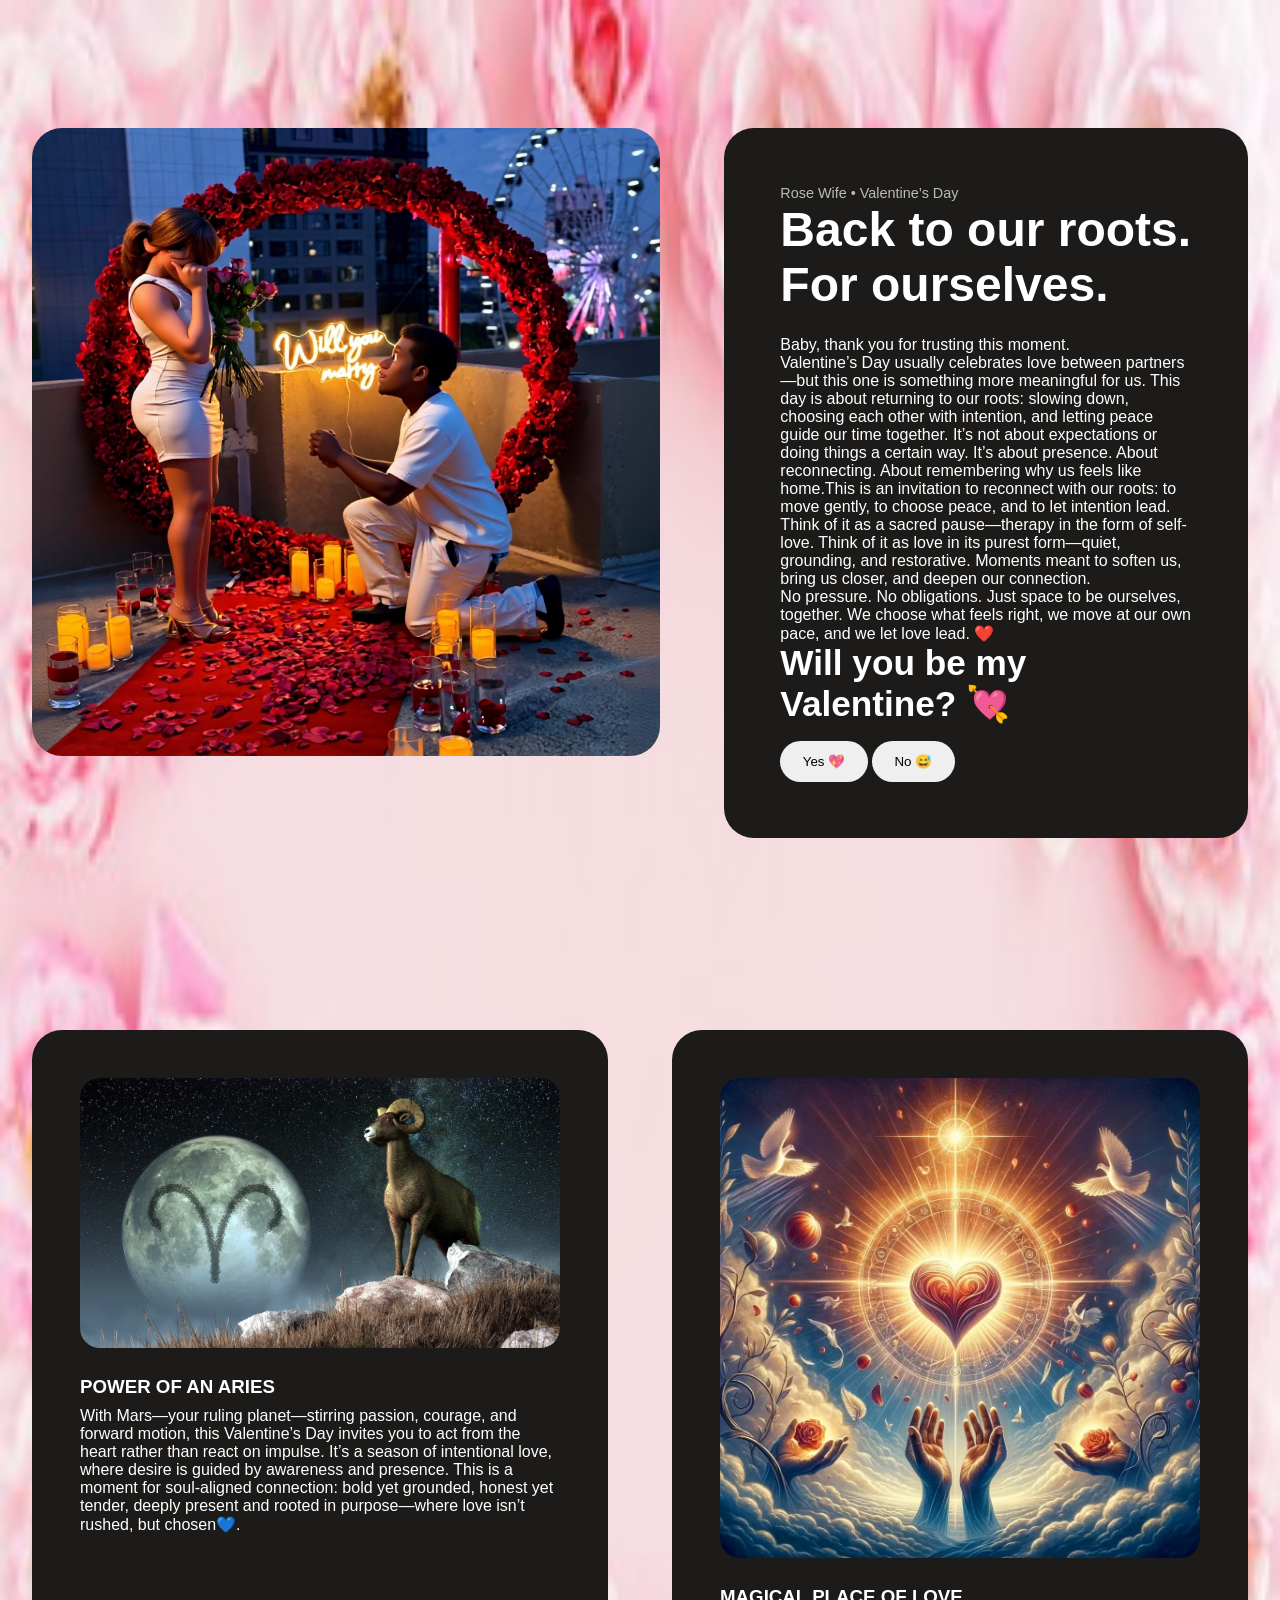
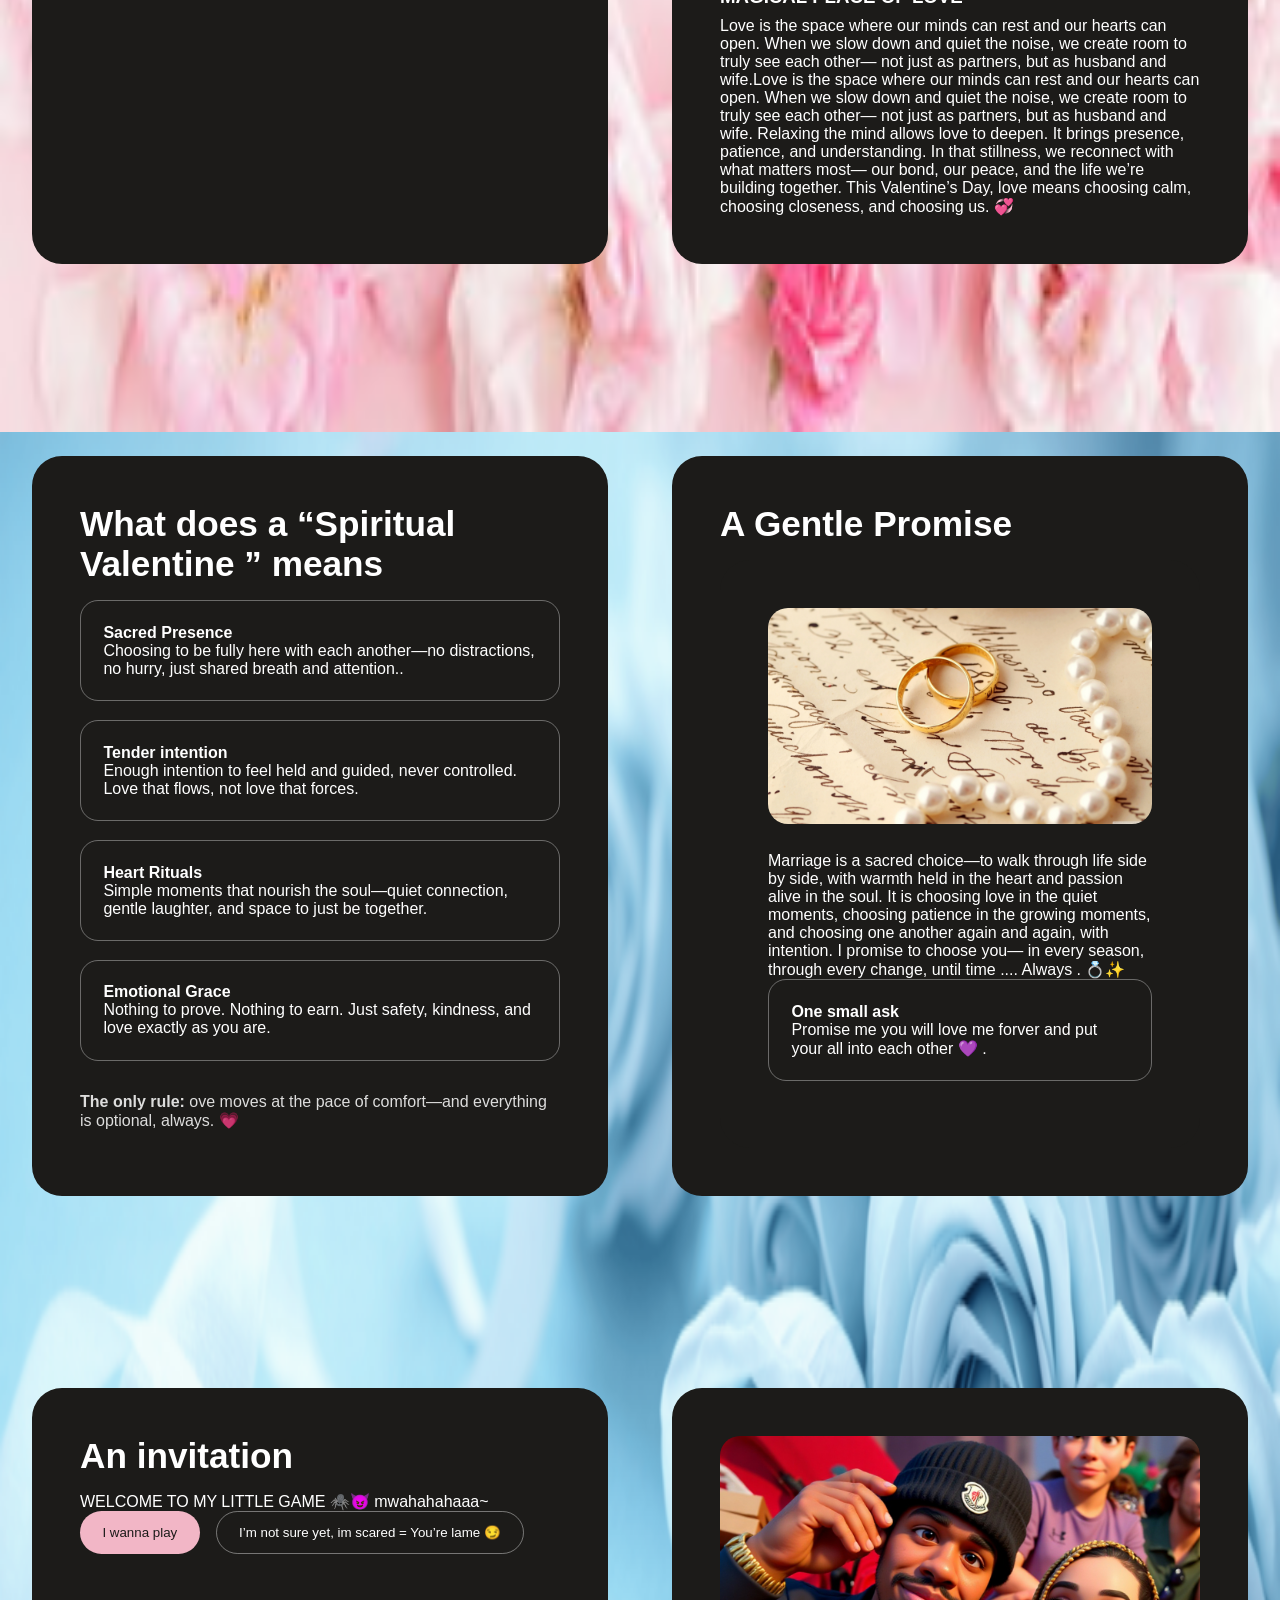
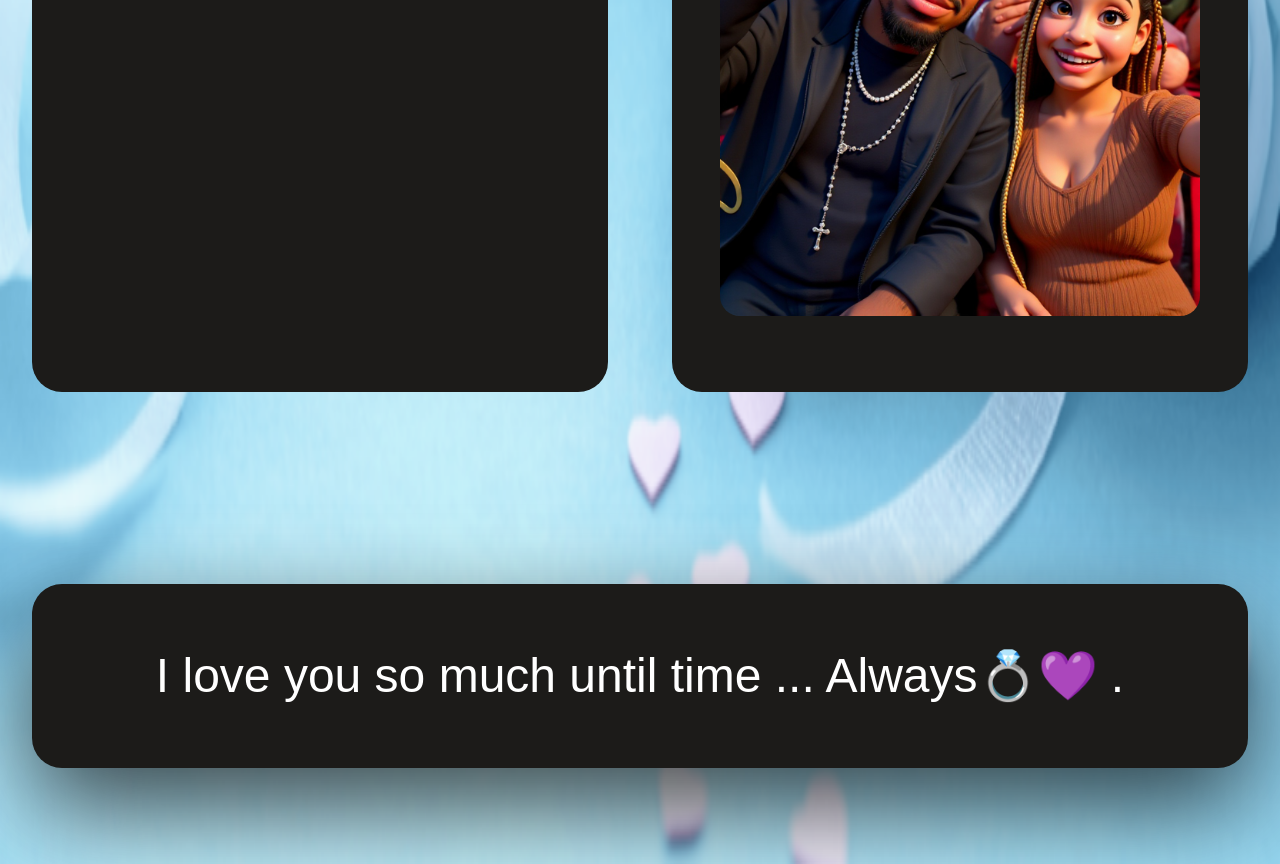
<file: index.html>
<!DOCTYPE html>
<html lang="en">
<head>
  <meta charset="UTF-8" />
  <meta name="viewport" content="width=device-width, initial-scale=1.0" />
  <title>Valentine’s Day Reset</title>
  <link rel="stylesheet" href="background.css" />
  <link href="https://fonts.googleapis.com/css2?family=Cormorant+Garamond:wght@400;600;700&display=swap" rel="stylesheet">
</head>
<body>

<!-- HERO -->
<section class="hero">
  <div class="hero-grid container">
    <div class="hero-image">
      <img src="pixar wedding.jpg" alt="Pixar Wedding">
    </div>

    <div class="hero-card">
      <span class="eyebrow">Rose Wife • Valentine’s Day</span>
      <h1>Back to our roots.<br>For ourselves.</h1>

      <p>
        Baby, thank you for trusting this moment.
      <p>
   Valentine’s Day usually celebrates love between partners—but this one is something more meaningful for us.
  This day is about returning to our roots: slowing down, choosing each other with intention,
  and letting peace guide our time together. It’s not about expectations or doing things a certain way. 
  It’s about presence. About reconnecting. About remembering why us feels like home.This is an invitation to reconnect with our roots: to move gently, to choose
  peace, and to let intention lead. Think of it as a sacred pause—therapy in the
    form of self-love. Think of it as love in its purest form—quiet, grounding, and restorative. 
    Moments meant to soften us, bring us closer, and deepen our connection.
  <p class="closing">
    No pressure. No obligations. Just space to be ourselves, together.
    We choose what feels right, we move at our own pace, and we let love lead. ❤️
  </p>
  <!-- Valentine Question INSIDE the same box -->
  <div class="valentine-question">
    <h2>Will you be my Valentine? 💘</h2>

    <div class="buttons">
      <button class="yes-btn" id="yesBtn">Yes 💖</button>
      <button class="no-btn" id="noBtn">No 😅</button>

      <div id="lockedContent" class="locked"></div>

    
      </div>
    </div>
  </div>
</section>

<!-- SUPPORTING CARDS -->
<section>
  <div class="container grid-2">
    <div class="card">
      <img src="rams astrology.jpg" alt="">
      <h3>POWER OF AN ARIES </h3>
      <p>With Mars—your ruling planet—stirring passion, courage, and forward motion, this Valentine’s Day invites you to act from the heart rather than react on impulse. It’s a season of intentional love, where desire is guided by awareness and presence. This is a moment for soul-aligned connection: bold yet grounded, honest yet tender, deeply present and rooted in purpose—where love isn’t rushed, but chosen💙.</p>
    </div>

    <div class="card">
      <img src="love.jpg" alt="">
      <h3>MAGICAL PLACE OF LOVE</h3>
      <p>Love is the space where our minds can rest and our hearts can open.
        When we slow down and quiet the noise, we create room to truly see each other—
        not just as partners, but as husband and wife.Love is the space where our minds can rest and our hearts can open.
        When we slow down and quiet the noise, we create room to truly see each other—
        not just as partners, but as husband and wife. Relaxing the mind allows love to deepen. It brings presence, patience,
        and understanding. In that stillness, we reconnect with what matters most—
        our bond, our peace, and the life we’re building together. 
        This Valentine’s Day, love means choosing calm,
        choosing closeness, and choosing us. 💞
</p>
    </div>
  </div>
</section>

<!-- THERAPY SECTION -->
<section>
  <div class="container grid-2">
    <div class="panel">
      <h2>What does a “Spiritual Valentine ” means </h2>

      <div class="outline-box">
        <h4>Sacred Presence</h4>
        <p>Choosing to be fully here with each another—no distractions, no hurry, just shared breath and attention..</p>
      </div>

      <div class="outline-box">
        <h4>Tender intention</h4>
        <p>Enough intention to feel held and guided, never controlled. Love that flows, not love that forces.</p>
      </div>

      <div class="outline-box">
        <h4>Heart Rituals</h4>
        <p>Simple moments that nourish the soul—quiet connection, gentle laughter, and space to just be together.</p>
      </div>

      <div class="outline-box">
        <h4>Emotional Grace</h4>
        <p>Nothing to prove. Nothing to earn. Just safety, kindness, and love exactly as you are.</p>
      </div>

      <p class="rule">
        <strong>The only rule:</strong> ove moves at the pace of comfort—and everything is optional, always. 💗
    </div>

    <div class="panel">
      <h2>A Gentle Promise</h2>

      <div class="A Sacred Promise">
        <div class="card">
      <img src="marriage meaning.jpg" alt="">
        <P>Marriage is a sacred choice—to walk through life side by side,
        with warmth held in the heart and passion alive in the soul.
        It is choosing love in the quiet moments,
        choosing patience in the growing moments,
       and choosing one another again and again, with intention.

       I promise to choose you—
      in every season, through every change,
      until time .... Always . 💍✨</P>
       
      </ul>

      <div class="outline-box">
        <h4>One small ask</h4>
        <p>
          Promise me you will love me forver and put your all into each other 💜 .
        </p>
      </div>
    </div>
  </div>
</section>

<!-- INVITATION -->
<section>
  <div class="container grid-2">
    <div class="panel">
      <h2>An invitation</h2>
      <p>WELCOME TO MY LITTLE GAME 🕷️😈 mwahahahaaa~</p>

      <div class="button-group">
        <button class="primary" onclick="startGame()">I wanna play</button>
        <button class="secondary" id="unsureBtn">
  I’m not sure yet, im scared = You’re lame 😏
</button>

        
      </div>
    </div>

    <div class="card">
      <img src="selfie.jpg" alt="">
    </div>
  </div>
</section>

<!-- LOVE MESSAGE -->
<section>
  <div class="container">
    <div class="love-card">
      I love you so much until time ... Always💍💜 .
    </div>
  </div>
</section>

<audio id="musicPlayer"></audio>



<script src="script.js"></script>
</body>
</html>
</file>
<file: background.css>
* {
  margin: 0;
  padding: 0;
  box-sizing: border-box;
}

body {
  background:
    url("rose.jpg") top / 100% 50% no-repeat,
    url("lighttt rose.jpg") bottom / 100% 50% no-repeat;
    min-height: 100vh;
   font-family: Arial, sans-serif;
   color: white;
   scroll-behavior: smooth;

   .locked {
  display: none;
}

.no-btn {
  position: relative;
  transition: transform 0.15s ease;
}


}
/* GLOBAL */
section {
  padding: 6rem 0;
}

.container {
  max-width: 1400px;
  margin: 0 auto;
  padding: 0 2rem;
}

.grid-2 {
  display: grid;
  grid-template-columns: repeat(auto-fit, minmax(420px, 1fr));
  gap: 4rem;
}

/* HERO */
.hero {
  padding-top: 8rem;
}

.hero-grid {
  display: grid;
  grid-template-columns: 1.2fr 1fr;
  gap: 4rem;
}

.hero-image img {
  width: 100%;
  border-radius: 30px;
}

.hero-card {
  background: #1c1b19;
  border-radius: 30px;
  padding: 3.5rem;
}

.hero-card h1 {
  font-size: 3rem;
  margin-bottom: 1.5rem;
}

.eyebrow {
  font-size: 0.9rem;
  opacity: 0.7;
}

/* PILLS */
.pill-group {
  display: flex;
  flex-wrap: wrap;
  gap: 0.6rem;
  margin: 2rem 0;
}

.pill {
  border: 1px solid rgba(255,255,255,0.25);
  padding: 0.4rem 0.9rem;
  border-radius: 999px;
  font-size: 0.85rem;
}

/* BUTTONS */
.button-group {
  display: flex;
  gap: 1rem;
}

button {
  padding: 0.8rem 1.4rem;
  border-radius: 999px;
  border: none;
  cursor: pointer;
}

.primary {
  background: #f2b6c6;
  color: #1c1b19;
}

.secondary {
  background: transparent;
  border: 1px solid rgba(255,255,255,0.4);
  color: white;
}

/* CARDS */
.card,
.panel {
  background: #1c1b19;
  border-radius: 30px;
  padding: 3rem;
}

.card img {
  width: 100%;
  border-radius: 20px;
  margin-bottom: 1.5rem;
}

/* OUTLINED BOX */
.outline-box {
  border: 1px solid rgba(255,255,255,0.35);
  border-radius: 18px;
  padding: 1.4rem;
  margin-bottom: 1.2rem;
}

/* TEXT */
h2 {
  font-size: 2.2rem;
  margin-bottom: 1rem;
}

h3 {
  margin-bottom: 0.6rem;
}

.muted {
  opacity: 0.75;
  margin-bottom: 2rem;
}

.rule {
  margin-top: 2rem;
  opacity: 0.85;
}

/* LOVE CARD */
.love-card {
  background: #1c1b19;
  border-radius: 30px;
  padding: 4rem;
  text-align: center;
  font-size: 3rem;
  box-shadow: 0 40px 100px rgba(0,0,0,0.7);
}

/* MOBILE */
@media (max-width: 900px) {
  .hero-grid {
    grid-template-columns: 1fr;
  }
}

.game-container {
  max-width: 900px;
  margin: 6rem auto;
  padding: 2rem;
}

.game-panel {
  background: #1c1b19;
  border-radius: 20px;
  padding: 2rem;
  margin-bottom: 2rem;
  color: #ede8df;

  box-shadow:
    0 0 0 1px rgba(255,255,255,0.1),
    0 40px 100px rgba(0,0,0,0.7);
}

.game-panel h2 {
  margin-bottom: 1rem;
}

/* Unsure dropdown message */
.unsure-message {
  max-height: 0;
  overflow: hidden;
  opacity: 0;
  background: #1c1b19;
  color: #ff9db5;
  margin-top: 12px;
  border-radius: 12px;
  text-align: center;
  font-size: 16px;
  transition: all 0.4s ease;
}

/* When visible */
.unsure-message.show {
  max-height: 80px;
  opacity: 1;
  padding: 12px;
}

/* GAME HERO */
/* GAME HERO */
.game-hero {
  display: grid;
  grid-template-columns: 1.5fr 1fr;
  gap: 1rem;
  margin-bottom: 4rem;
}

.hero-tag {
  letter-spacing: 3px;
  font-size: 12px;
  opacity: 0.6;
}

.hero-title {
  font-family: 'Cormorant Garamond', serif;
  font-size: 3rem;
  margin: 1rem 0;
}

.hero-sub {
  max-width: 600px;
  opacity: 0.8;
  margin-bottom: 2rem;
}

.hero-nav button {
  margin: 6px;
  padding: 10px 18px;
  border-radius: 25px;
  border: 1px solid rgba(255,255,255,0.2);
  background: transparent;
  color: white;
  cursor: pointer;
}

.hero-right {
  background: #1c1b19;
  padding: 2rem;
  border-radius: 20px;
}


.hero-left {
  background: #1c1b19;
  padding: 2rem;
  border-radius: 20px;
}

.hero-tip {
  margin-top: 1rem;
  padding: 1rem;
  border-radius: 12px;
  border: 1px dashed rgba(255,255,255,0.2);
  opacity: 0.8;
}

.map-container {
  position: relative;
  max-width: 100%;
  margin-top: 20px;
}

#travelMap {
  width: 100%;
  border-radius: 14px;
  cursor: crosshair;
}

.map-instructions {
  margin-top: 10px;
  font-style: italic;
  opacity: 0.8;
}

#mapResult {
  margin-top: 15px;
  font-weight: 600;
}
.map-container {
  position: relative;
  margin-top: 20px;
}

#travelMap {
  width: 100%;
  border-radius: 14px;
  cursor: crosshair;
}

/* Result text */
#mapResult {
  margin-top: 12px;
  font-weight: 600;
}

/* Hearts */
.heart {
  position: absolute;
  font-size: 22px;
  color: #ff6fa5;
  animation: glowHeart 1s ease forwards;
  pointer-events: none;
}

@keyframes glowHeart {
  0% { transform: scale(0.5); opacity: 0; }
  50% { transform: scale(1.4); opacity: 1; }
  100% { transform: scale(1); opacity: 0.9; }
}

/* Wrong click shake */
.shake {
  animation: shakeScreen 0.4s;
}

@keyframes shakeScreen {
  0% { transform: translate(0); }
  25% { transform: translate(-5px, 0); }
  50% { transform: translate(5px, 0); }
  75% { transform: translate(-5px, 0); }
  100% { transform: translate(0); }
}

/* Hidden photos */
.memory-photos {
  margin-top: 20px;
  display: none;
  opacity: 0;
  transition: opacity 1s ease;
  gap: 15px;
}

.memory-photos img {
  width: 30%;
  border-radius: 12px;
}

.map-container {
  position: relative;
}

.heart {
  position: absolute;
  font-size: 22px;
  color: hotpink;
  pointer-events: none;
  animation: pop 0.8s ease;
}

@keyframes pop {
  0% { transform: scale(0.5); opacity: 0; }
  50% { transform: scale(1.4); opacity: 1; }
  100% { transform: scale(1); opacity: 0.9; }
}

.shake {
  animation: shakeScreen 0.4s;
}

@keyframes shakeScreen {
  0%,100% { transform: translateX(0); }
  25% { transform: translateX(-6px); }
  75% { transform: translateX(6px); }
}

.map-container {
  position: relative;
  max-width: 900px;
}

#travelMap {
  width: 100%;
  border-radius: 12px;
  cursor: crosshair;
}

#mapResult {
  margin-top: 10px;
  color: #ccc;
}

/* Heart */
.heart {
  position: absolute;
  font-size: 26px;
  color: hotpink;
  pointer-events: none;
  animation: pop 0.8s ease;
}

@keyframes pop {
  0% { transform: scale(0.4); opacity: 0; }
  50% { transform: scale(1.6); opacity: 1; }
  100% { transform: scale(1); opacity: 0.9; }
}

/* Shake effect */
.shake {
  animation: shakeScreen 0.4s;
}

@keyframes shakeScreen {
  0%,100% { transform: translateX(0); }
  25% { transform: translateX(-8px); }
  75% { transform: translateX(8px); }
}


#travelMap {
  height: 500px;
  width: 100%;
  border-radius: 12px;
  margin-top: 15px;
}

.leaflet-container {
  border-radius: 12px;
}

.heart-marker {
  font-size: 24px;
  color: #ff4d6d;
}
#travelMap {
  width: 100%;
  height: 500px;   /* REQUIRED */
  border-radius: 12px;
}

.heart-marker {
  font-size: 22px;
  color: #ff4d88;
  text-align: center;
}

.shake {
  animation: shake 0.4s;
}

@keyframes shake {
  0% { transform: translate(0); }
  25% { transform: translate(-4px, 2px); }
  50% { transform: translate(4px, -2px); }
  75% { transform: translate(-3px, 1px); }
  100% { transform: translate(0); }
}


.memory-row {
  display: flex;
  align-items: center;
  justify-content: center;
  gap: 20px;
  flex-wrap: wrap;
  margin-bottom: 30px;
}

.memory-card {
  width: 280px;
  background: #0f1114;
  border-radius: 18px;
  overflow: hidden;
  box-shadow: 0 0 0 1px rgba(255,255,255,0.05);
  text-align: center;
}

.memory-img {
  width: 100%;
  height: 200px;
  object-fit: cover;
  display: block;
}

.memory-question {
  padding: 14px;
  font-size: 14px;
  color: #bfc6d1;
}

.memory-plus {
  font-size: 40px;
  color: rgba(255,255,255,0.3);
  font-weight: 300;
}

.chapter-image {
.chapter-image {
  width: 200%;
  height: 450px;
  object-fit: cover;
  border-radius: 16px;
  margin: 1.5rem 0 2rem;
}

}

.dinner-options {
  display: grid;
  grid-template-columns: repeat(2, 1fr);
  gap: 1.2rem;
}

.dinner-btn {
  background: #1c1b19;
  border: 2px solid rgba(255,255,255,0.15);
  color: #ede8df;
  padding: 1.2rem;
  font-size: 1.1rem;
  border-radius: 14px;
  cursor: pointer;
  transition: all 0.25s ease;
}

.dinner-btn:hover {
  transform: translateY(-3px);
  border-color: rgba(255,255,255,0.35);
  box-shadow: 0 10px 25px rgba(0,0,0,0.4);
}

.dinner-btn.selected {
  border-color: #ff6fa8;
  box-shadow: 0 0 15px rgba(255,111,168,0.4);
}

.dinner-result {
  margin-top: 1.5rem;
  font-size: 1.1rem;
  text-align: center;
  opacity: 0.9;
}

.final-line {
  margin-top: 1.2rem;
  font-size: 1.2rem;
  text-align: center;
}

.chapter-result {
  margin-top: 1rem;
  text-align: center;
  font-size: 1.1rem;
  color: #ffb3d1;
}

.love-section {
  text-align: center;
  max-width: 700px;
  margin: 0 auto;
}

.love-image {
  width: 100%;
  max-height: 420px;
  object-fit: cover;
  border-radius: 18px;
  margin-bottom: 1.5rem;
  box-shadow: 0 20px 50px rgba(0,0,0,0.45);
}

.love-title {
  font-size: 1.6rem;
  margin-bottom: 1rem;
  letter-spacing: 1px;
}

.love-text {
  font-size: 1.05rem;
  line-height: 1.8;
  color: rgba(255,255,255,0.85);
  text-align: left;
}
</file>
